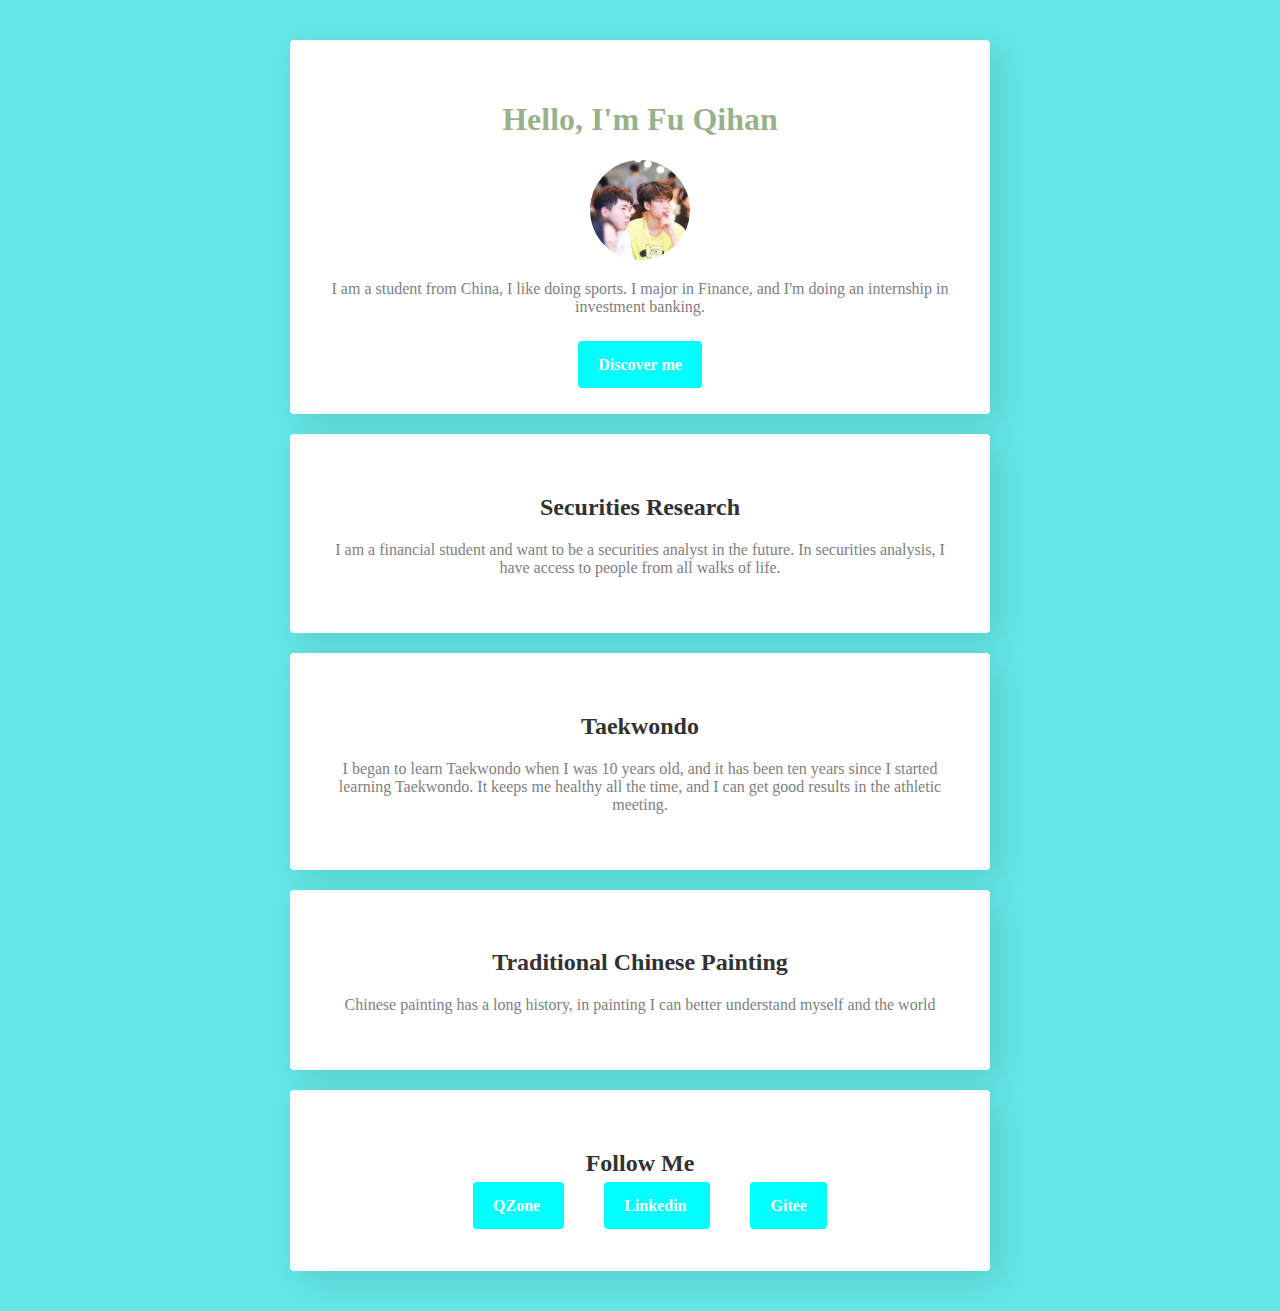
<file: index.html>
<!DOCTYPE html>
<html>

  <head>
  	<title> MyProfile </title>
  	<meta name="My Profile" content="A Good Person">
  	<meta charset="utf-8">
  	<link rel="stylesheet" href="Style.css">
  </head>

  <body>
  	<div class="container">
  		<div class="white-card" id="introduction">
  			<h1>Hello, I'm Fu Qihan</h1>
  			<img src="Img/MyPhoto.jpg" alt="MyPhoto" class="img-circle" id="myphoto-small">
  			<p>I am a student from China, I like doing sports. I major in Finance, and I'm doing an internship in investment banking. </p>
  			<a href="https://www.linkedin.com/in/%E7%90%AA%E7%80%9A-%E4%BB%98-210a8b194/" class="btn-blue" class="btn-blue">Discover me</a>
  		</div>
  		<div class="white-card">
		  	<h2>Securities Research</h2>
		  	<p>I am a financial student and want to be a securities analyst in the future. In securities analysis, I have access to people from all walks of life.</p>
  		</div>
  		<div class="white-card">
			<h2>Taekwondo</h2>
		  	<p>I began to learn Taekwondo when I was 10 years old, and it has been ten years since I started learning Taekwondo. It keeps me healthy all the time, and I can get good results in the athletic meeting.</p>
  		</div>
  		<div class="white-card">
  			<h2>Traditional Chinese Painting</h2>
		  	<p>Chinese painting has a long history, in painting I can better understand myself and the world</p>
  		</div>

  		<div class="white-card">
  			<h2>Follow Me</h2>
		  	<ul class="list-inline">
		  		<li>
		    		<a href="https://user.qzone.qq.com/752088634/main" class="btn-blue">
		    			<i class="fab fa-qzone-q"></i> QZone
		    		</a>
		  	  	</li>
		  	 	<li>
		    		<a href="https://www.linkedin.com/in/%E7%90%AA%E7%80%9A-%E4%BB%98-210a8b194/" class="btn-blue">
		      			<i class="fab fa-linkedin-in"></i> Linkedin
		    		</a>
		  		</li>
		  		<li>
		    		<a href="https://gitee.com/LoicFu" class="btn-blue">
		      			<i class="fab fa-gitee-g"></i> Gitee
		    		</a>
		  		</li>
			</ul>
	  	</div>
  	</div>


  	
  </body>
</html>
</file>
<file: Style.css>
/* Colors and fonts */
body {
	background-color: rgb(100,230,230);
	color: rgb(100,70,170);
	font-family: "Times New Roman",;
}

h1 {
	color: rgba(50,100,20,0.5);
	font-family: MV Boli;
}

h2{
	color: rgb(50,50,50);
}
a {
	text-decoration: none;
	color: rgb(150,150,129);
	font-weight: bold;
}

p
  {
  font-family:"Aharoni",Georgia,Serif;
  color: grey
  }

a:hover {
	color: rgb(30,30,55);
	font-family: MV Boli;

}

/*Custom design with class */
.container {
	width: 700px;
	margin: 40px auto;

}


.white-card {
	background-color: white;
	padding: 40px;
	box-shadow: 10px 10px 30px rgba(0,0,0,0.1);
	border-radius: 4px;
	margin: 20px 0px;
	text-align: center;
}

.img-circle {
	border-radius: 50%;
}
#myphoto-small{
	width: 100px;height: 100px
}
.btn-blue {
	background-color: rgb(0,255,255);
	color: white;
	padding: 15px 20px;
	border-radius: 4px;
}
.btn-blue:hover {
	background-color: rgb(190,190,190);
	color: white;
}

.list-inline {
	list-style: none;
	padding-left: 20px;
}

.list-inline li {
	display: inline;
	padding: 20px;
}
.list-inine i {
	font-size: 50px;
	color: rgb(240,255,69);
}
.list-inline i:hover {
	font-size: 45px;
	color: rgb(240,255,69);
}
#introduction p {
	margin-bottom: 40px;
}
</file>
